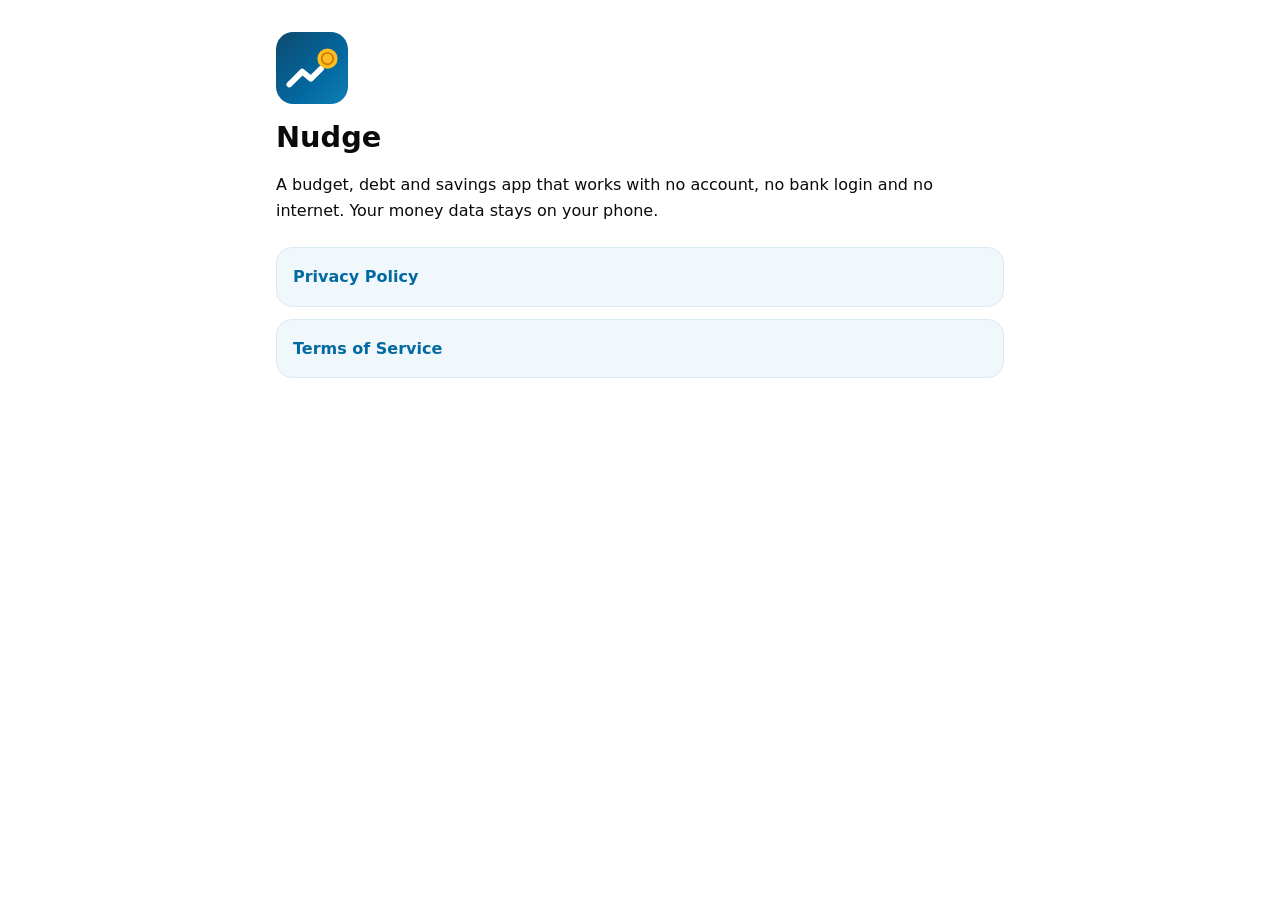
<file: index.html>
<!doctype html>
<html lang="en">
<head>
<meta charset="utf-8">
<meta name="viewport" content="width=device-width, initial-scale=1">
<title>Nudge</title>
<link rel="stylesheet" href="style.css">
<link rel="icon" href="favicon.svg" type="image/svg+xml">
<link rel="apple-touch-icon" href="apple-touch-icon.png">
<meta name="theme-color" content="#0369a1">
<meta name="description" content="A budget, debt and savings app that works with no account, no bank login and no internet. Your money data stays on your phone.">
<meta property="og:type" content="website">
<meta property="og:title" content="Nudge: Budget &amp; Wealth Tracker">
<meta property="og:description" content="A budget, debt and savings app that works with no account, no bank login and no internet. Your money data stays on your phone.">
<meta property="og:url" content="https://micko-123.github.io/nudge-site/">
<meta property="og:image" content="https://micko-123.github.io/nudge-site/og.png">
<meta property="og:image:width" content="1200">
<meta property="og:image:height" content="630">
<meta name="twitter:card" content="summary_large_image">
</head>
<body>
<main>
<img class="logo" src="favicon.svg" alt="">
<h1>Nudge</h1>
<p>A budget, debt and savings app that works with no account, no bank login and no internet. Your money data stays on your phone.</p>
<div class="links">
  <a href="privacy/">Privacy Policy</a>
  <a href="terms/">Terms of Service</a>
</div>
</main>
</body>
</html>
</file>
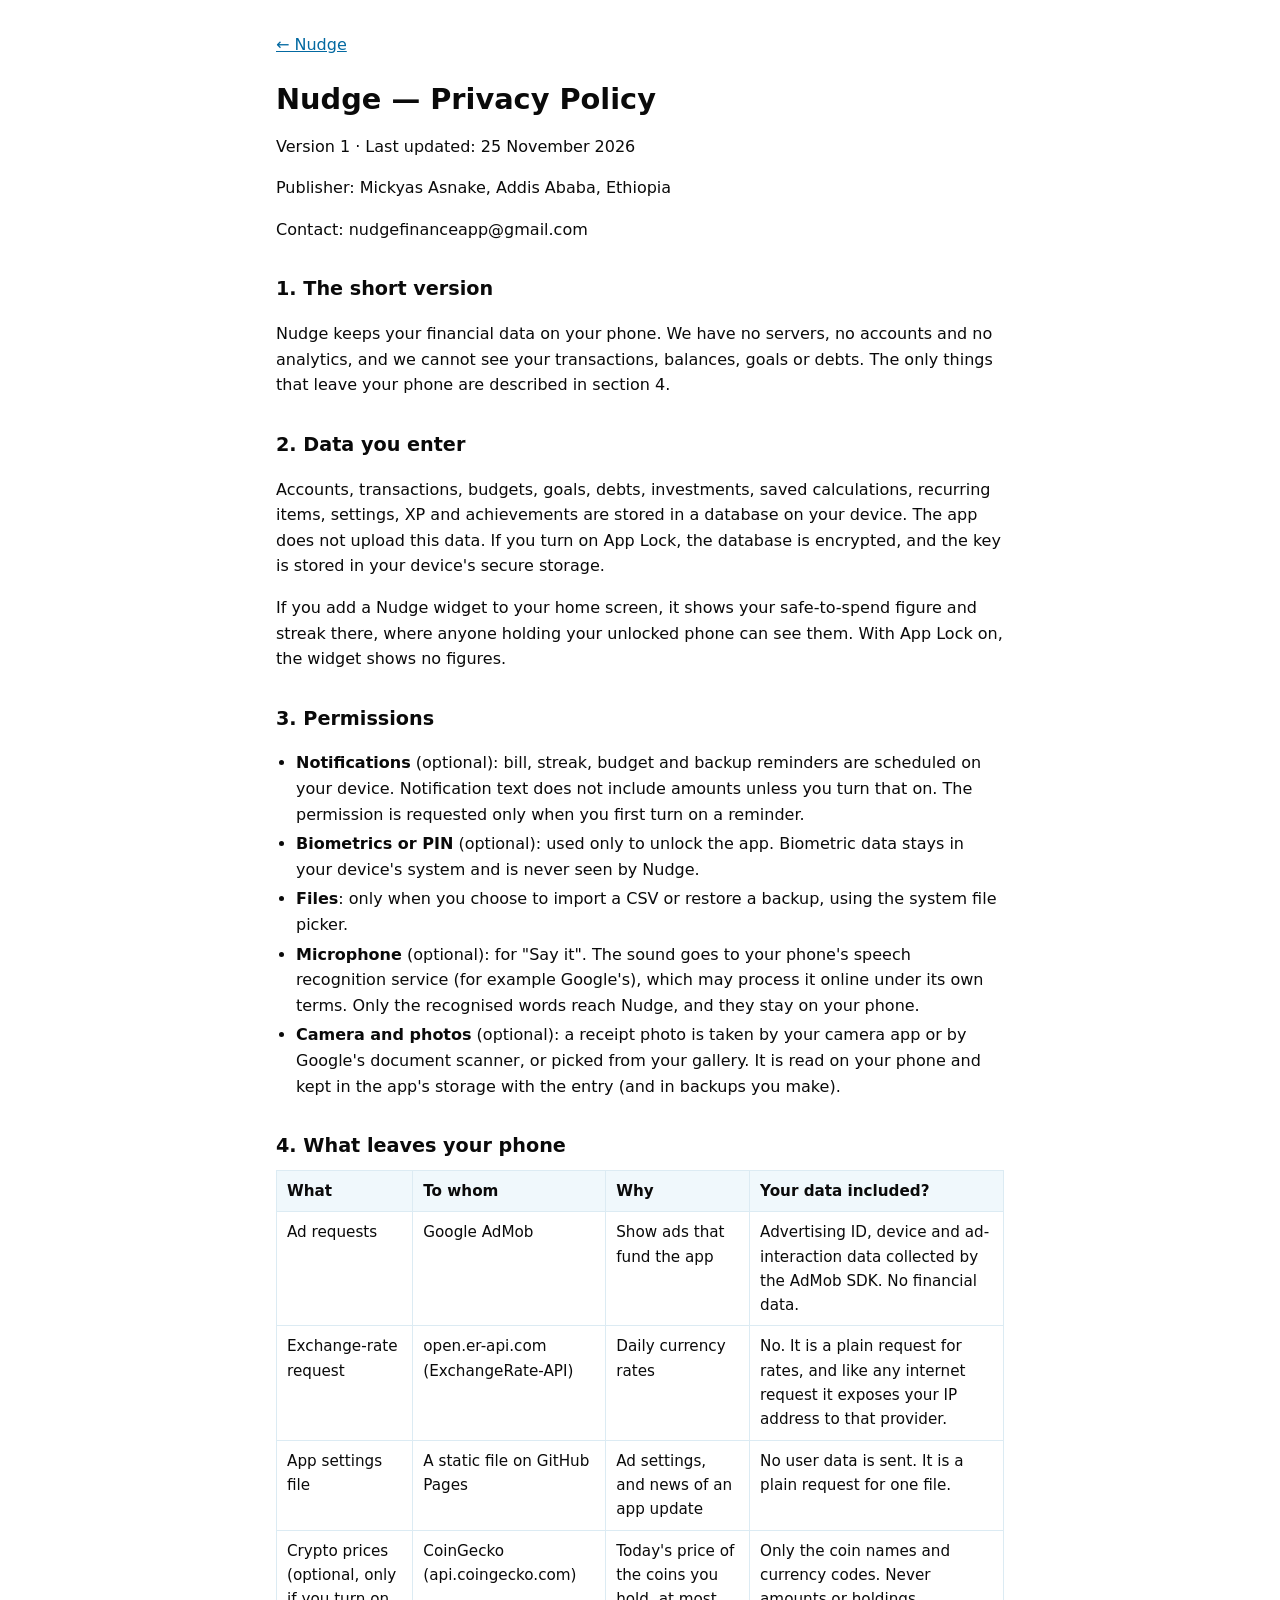
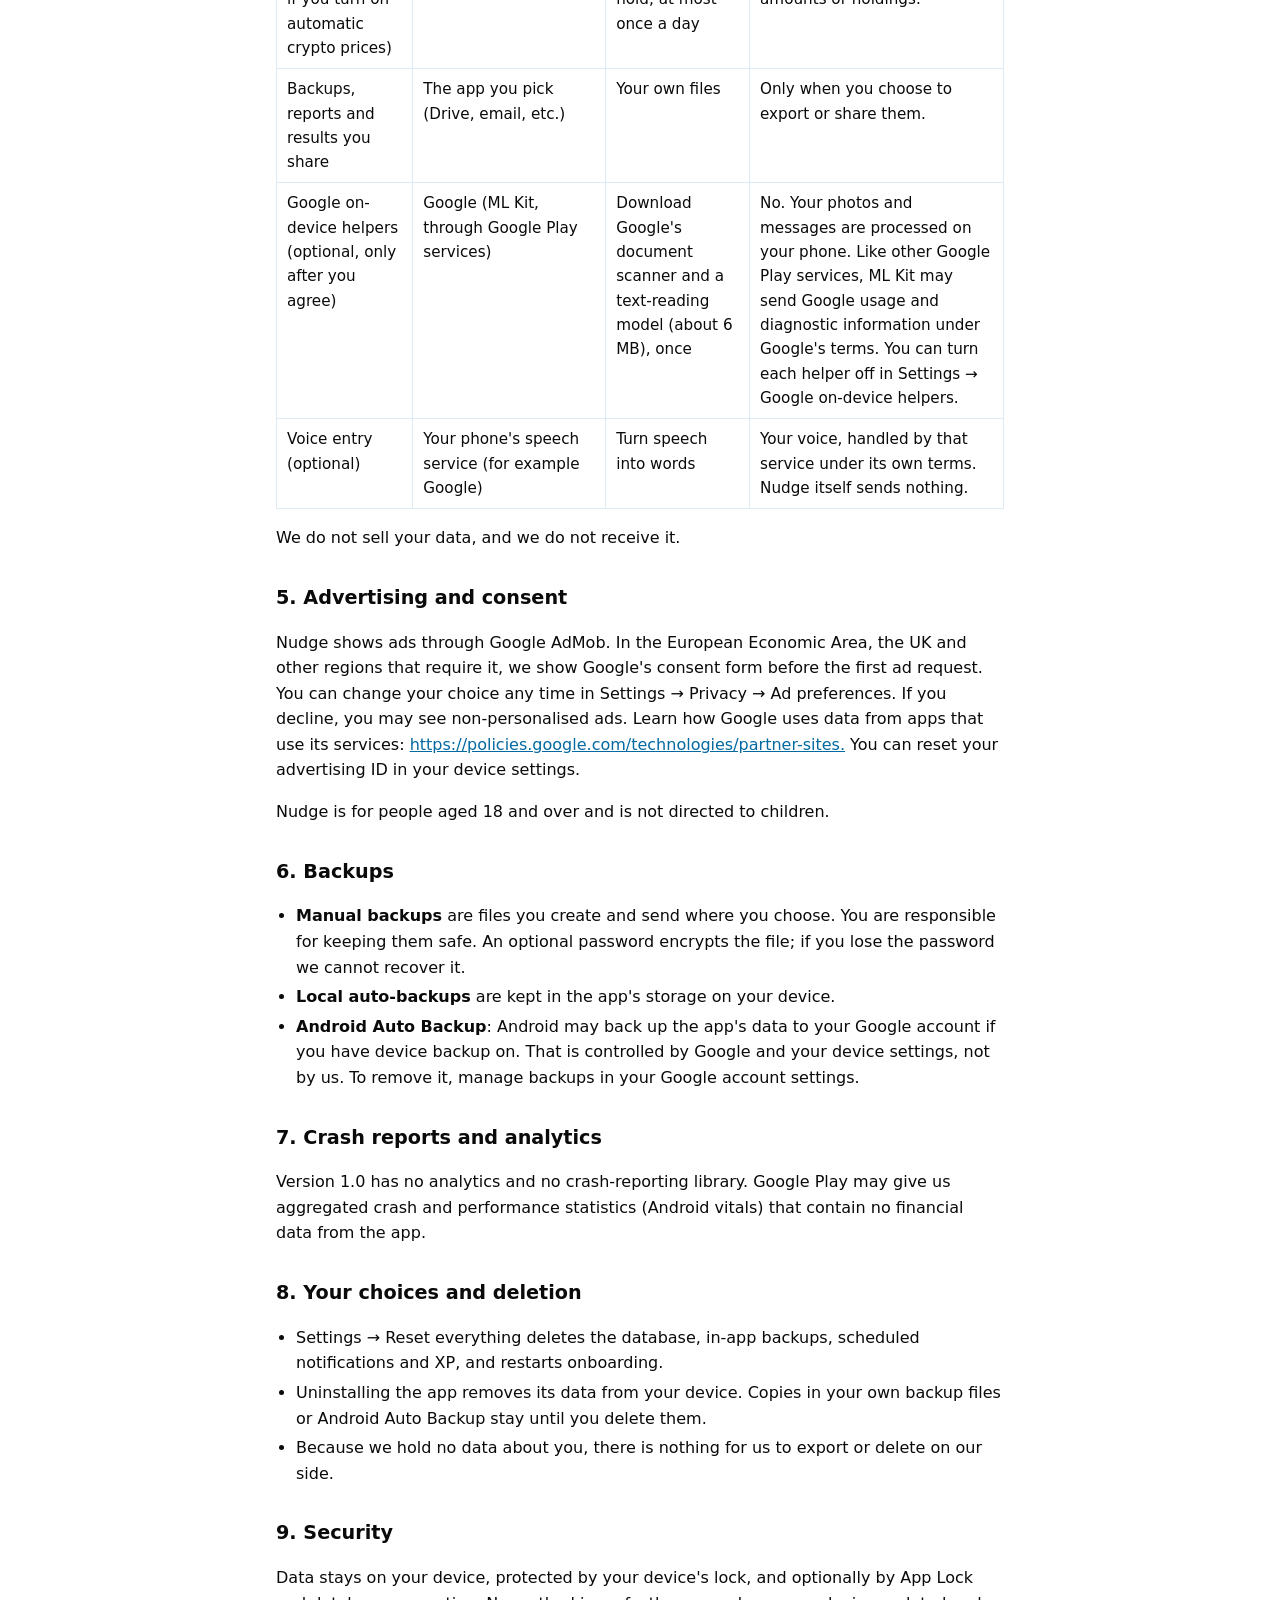
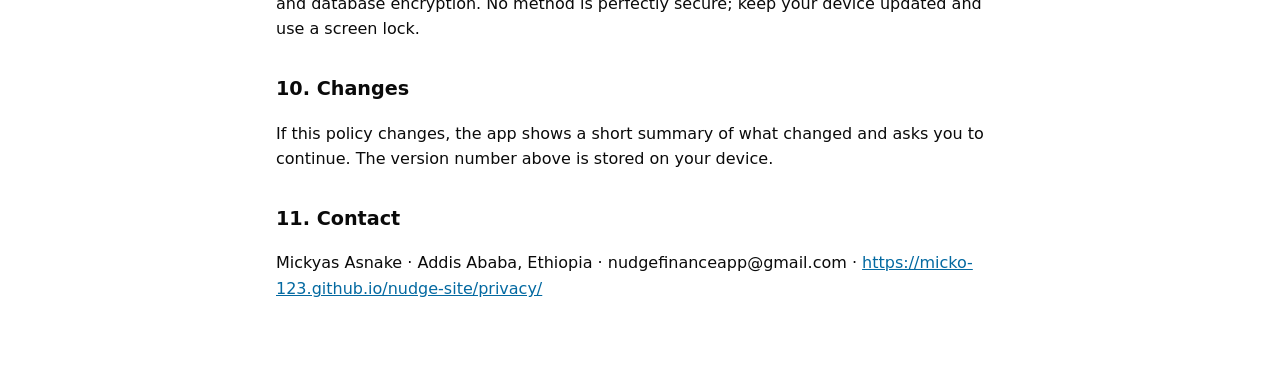
<file: privacy/index.html>
<!doctype html>
<html lang="en">
<head>
<meta charset="utf-8">
<meta name="viewport" content="width=device-width, initial-scale=1">
<title>Nudge — Privacy Policy</title>
<link rel="stylesheet" href="../style.css">
</head>
<body>
<main>
<p class="back"><a href="../">&larr; Nudge</a></p>
<h1>Nudge — Privacy Policy</h1>
<p>Version 1 · Last updated: 25 November 2026</p>
<p>Publisher: Mickyas Asnake, Addis Ababa, Ethiopia</p>
<p>Contact: nudgefinanceapp@gmail.com</p>
<h2>1. The short version</h2>
<p>Nudge keeps your financial data on your phone. We have no servers, no accounts and no analytics, and we cannot see your transactions, balances, goals or debts. The only things that leave your phone are described in section 4.</p>
<h2>2. Data you enter</h2>
<p>Accounts, transactions, budgets, goals, debts, investments, saved calculations, recurring items, settings, XP and achievements are stored in a database on your device. The app does not upload this data. If you turn on App Lock, the database is encrypted, and the key is stored in your device's secure storage.</p>
<p>If you add a Nudge widget to your home screen, it shows your safe-to-spend figure and streak there, where anyone holding your unlocked phone can see them. With App Lock on, the widget shows no figures.</p>
<h2>3. Permissions</h2>
<ul><li><strong>Notifications</strong> (optional): bill, streak, budget and backup reminders are scheduled on your device. Notification text does not include amounts unless you turn that on. The permission is requested only when you first turn on a reminder.</li><li><strong>Biometrics or PIN</strong> (optional): used only to unlock the app. Biometric data stays in your device's system and is never seen by Nudge.</li><li><strong>Files</strong>: only when you choose to import a CSV or restore a backup, using the system file picker.</li><li><strong>Microphone</strong> (optional): for "Say it". The sound goes to your phone's speech recognition service (for example Google's), which may process it online under its own terms. Only the recognised words reach Nudge, and they stay on your phone.</li><li><strong>Camera and photos</strong> (optional): a receipt photo is taken by your camera app or by Google's document scanner, or picked from your gallery. It is read on your phone and kept in the app's storage with the entry (and in backups you make).</li></ul>
<h2>4. What leaves your phone</h2>
<div class="table"><table>
<thead><tr><th>What</th><th>To whom</th><th>Why</th><th>Your data included?</th></tr></thead><tbody>
<tr><td>Ad requests</td><td>Google AdMob</td><td>Show ads that fund the app</td><td>Advertising ID, device and ad-interaction data collected by the AdMob SDK. No financial data.</td></tr>
<tr><td>Exchange-rate request</td><td>open.er-api.com (ExchangeRate-API)</td><td>Daily currency rates</td><td>No. It is a plain request for rates, and like any internet request it exposes your IP address to that provider.</td></tr>
<tr><td>App settings file</td><td>A static file on GitHub Pages</td><td>Ad settings, and news of an app update</td><td>No user data is sent. It is a plain request for one file.</td></tr>
<tr><td>Crypto prices (optional, only if you turn on automatic crypto prices)</td><td>CoinGecko (api.coingecko.com)</td><td>Today's price of the coins you hold, at most once a day</td><td>Only the coin names and currency codes. Never amounts or holdings.</td></tr>
<tr><td>Backups, reports and results you share</td><td>The app you pick (Drive, email, etc.)</td><td>Your own files</td><td>Only when you choose to export or share them.</td></tr>
<tr><td>Google on-device helpers (optional, only after you agree)</td><td>Google (ML Kit, through Google Play services)</td><td>Download Google's document scanner and a text-reading model (about 6 MB), once</td><td>No. Your photos and messages are processed on your phone. Like other Google Play services, ML Kit may send Google usage and diagnostic information under Google's terms. You can turn each helper off in Settings → Google on-device helpers.</td></tr>
<tr><td>Voice entry (optional)</td><td>Your phone's speech service (for example Google)</td><td>Turn speech into words</td><td>Your voice, handled by that service under its own terms. Nudge itself sends nothing.</td></tr>
</tbody></table></div>
<p>We do not sell your data, and we do not receive it.</p>
<h2>5. Advertising and consent</h2>
<p>Nudge shows ads through Google AdMob. In the European Economic Area, the UK and other regions that require it, we show Google's consent form before the first ad request. You can change your choice any time in Settings → Privacy → Ad preferences. If you decline, you may see non-personalised ads. Learn how Google uses data from apps that use its services: <a href="https://policies.google.com/technologies/partner-sites.">https://policies.google.com/technologies/partner-sites.</a> You can reset your advertising ID in your device settings.</p>
<p>Nudge is for people aged 18 and over and is not directed to children.</p>
<h2>6. Backups</h2>
<ul><li><strong>Manual backups</strong> are files you create and send where you choose. You are responsible for keeping them safe. An optional password encrypts the file; if you lose the password we cannot recover it.</li><li><strong>Local auto-backups</strong> are kept in the app's storage on your device.</li><li><strong>Android Auto Backup</strong>: Android may back up the app's data to your Google account if you have device backup on. That is controlled by Google and your device settings, not by us. To remove it, manage backups in your Google account settings.</li></ul>
<h2>7. Crash reports and analytics</h2>
<p>Version 1.0 has no analytics and no crash-reporting library. Google Play may give us aggregated crash and performance statistics (Android vitals) that contain no financial data from the app.</p>
<h2>8. Your choices and deletion</h2>
<ul><li>Settings → Reset everything deletes the database, in-app backups, scheduled notifications and XP, and restarts onboarding.</li><li>Uninstalling the app removes its data from your device. Copies in your own backup files or Android Auto Backup stay until you delete them.</li><li>Because we hold no data about you, there is nothing for us to export or delete on our side.</li></ul>
<h2>9. Security</h2>
<p>Data stays on your device, protected by your device's lock, and optionally by App Lock and database encryption. No method is perfectly secure; keep your device updated and use a screen lock.</p>
<h2>10. Changes</h2>
<p>If this policy changes, the app shows a short summary of what changed and asks you to continue. The version number above is stored on your device.</p>
<h2>11. Contact</h2>
<p>Mickyas Asnake · Addis Ababa, Ethiopia · nudgefinanceapp@gmail.com · <a href="https://micko-123.github.io/nudge-site/privacy/">https://micko-123.github.io/nudge-site/privacy/</a></p>
</main>
</body>
</html>
</file>
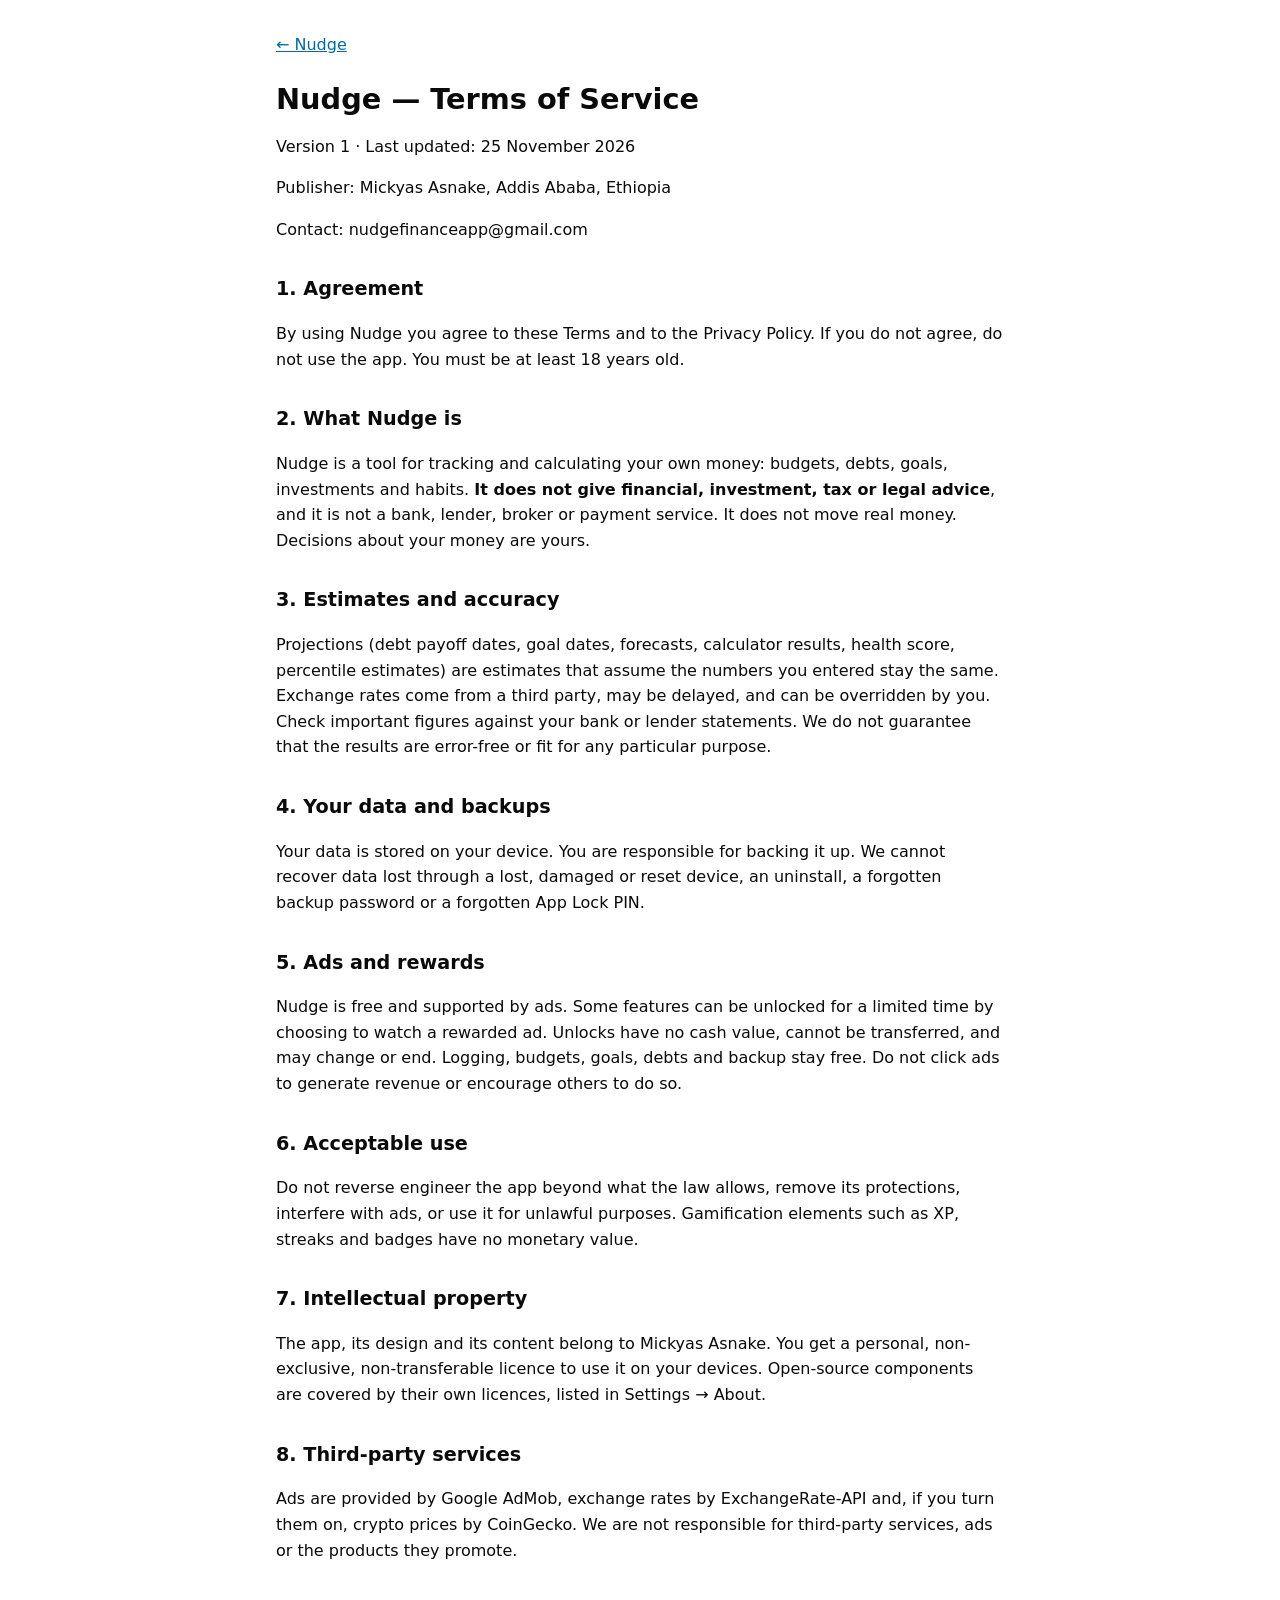
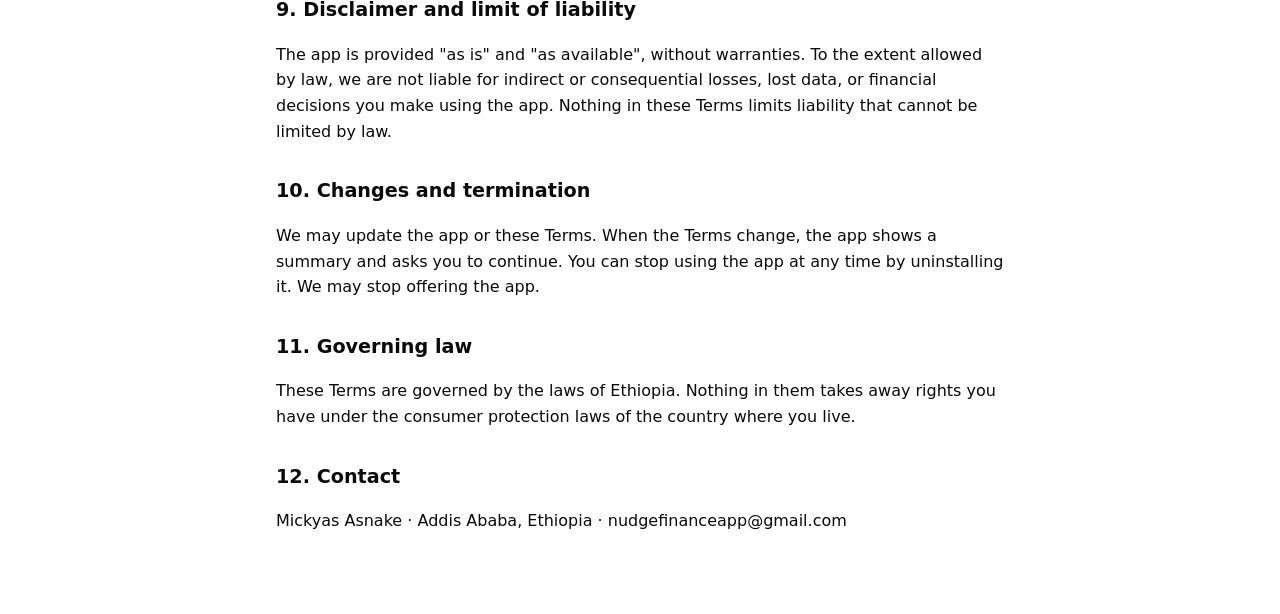
<file: terms/index.html>
<!doctype html>
<html lang="en">
<head>
<meta charset="utf-8">
<meta name="viewport" content="width=device-width, initial-scale=1">
<title>Nudge — Terms of Service</title>
<link rel="stylesheet" href="../style.css">
</head>
<body>
<main>
<p class="back"><a href="../">&larr; Nudge</a></p>
<h1>Nudge — Terms of Service</h1>
<p>Version 1 · Last updated: 25 November 2026</p>
<p>Publisher: Mickyas Asnake, Addis Ababa, Ethiopia</p>
<p>Contact: nudgefinanceapp@gmail.com</p>
<h2>1. Agreement</h2>
<p>By using Nudge you agree to these Terms and to the Privacy Policy. If you do not agree, do not use the app. You must be at least 18 years old.</p>
<h2>2. What Nudge is</h2>
<p>Nudge is a tool for tracking and calculating your own money: budgets, debts, goals, investments and habits. <strong>It does not give financial, investment, tax or legal advice</strong>, and it is not a bank, lender, broker or payment service. It does not move real money. Decisions about your money are yours.</p>
<h2>3. Estimates and accuracy</h2>
<p>Projections (debt payoff dates, goal dates, forecasts, calculator results, health score, percentile estimates) are estimates that assume the numbers you entered stay the same. Exchange rates come from a third party, may be delayed, and can be overridden by you. Check important figures against your bank or lender statements. We do not guarantee that the results are error-free or fit for any particular purpose.</p>
<h2>4. Your data and backups</h2>
<p>Your data is stored on your device. You are responsible for backing it up. We cannot recover data lost through a lost, damaged or reset device, an uninstall, a forgotten backup password or a forgotten App Lock PIN.</p>
<h2>5. Ads and rewards</h2>
<p>Nudge is free and supported by ads. Some features can be unlocked for a limited time by choosing to watch a rewarded ad. Unlocks have no cash value, cannot be transferred, and may change or end. Logging, budgets, goals, debts and backup stay free. Do not click ads to generate revenue or encourage others to do so.</p>
<h2>6. Acceptable use</h2>
<p>Do not reverse engineer the app beyond what the law allows, remove its protections, interfere with ads, or use it for unlawful purposes. Gamification elements such as XP, streaks and badges have no monetary value.</p>
<h2>7. Intellectual property</h2>
<p>The app, its design and its content belong to Mickyas Asnake. You get a personal, non-exclusive, non-transferable licence to use it on your devices. Open-source components are covered by their own licences, listed in Settings → About.</p>
<h2>8. Third-party services</h2>
<p>Ads are provided by Google AdMob, exchange rates by ExchangeRate-API and, if you turn them on, crypto prices by CoinGecko. We are not responsible for third-party services, ads or the products they promote.</p>
<h2>9. Disclaimer and limit of liability</h2>
<p>The app is provided "as is" and "as available", without warranties. To the extent allowed by law, we are not liable for indirect or consequential losses, lost data, or financial decisions you make using the app. Nothing in these Terms limits liability that cannot be limited by law.</p>
<h2>10. Changes and termination</h2>
<p>We may update the app or these Terms. When the Terms change, the app shows a summary and asks you to continue. You can stop using the app at any time by uninstalling it. We may stop offering the app.</p>
<h2>11. Governing law</h2>
<p>These Terms are governed by the laws of Ethiopia. Nothing in them takes away rights you have under the consumer protection laws of the country where you live.</p>
<h2>12. Contact</h2>
<p>Mickyas Asnake · Addis Ababa, Ethiopia · nudgefinanceapp@gmail.com</p>
</main>
</body>
</html>
</file>
<file: style.css>
:root {
  --bg: #ffffff;
  --text: #0a0a0a;
  --muted: #55616a;
  --accent: #0369a1;
  --line: #dcebf3;
  --soft: #f0f8fc;
}

@media (prefers-color-scheme: dark) {
  :root {
    --bg: #0a1116;
    --text: #f3f7f9;
    --muted: #9fb0ba;
    --accent: #38bdf8;
    --line: #25353f;
    --soft: #101a20;
  }
}

* { box-sizing: border-box; }

body {
  margin: 0;
  background: var(--bg);
  color: var(--text);
  font: 16px/1.6 system-ui, -apple-system, "Segoe UI", Roboto, sans-serif;
}

main {
  max-width: 760px;
  margin: 0 auto;
  padding: 32px 16px 64px;
}

h1 { font-size: 1.8rem; line-height: 1.25; margin: 0 0 16px; }
h2 { font-size: 1.2rem; margin: 32px 0 8px; }
a { color: var(--accent); }
.back { margin: 0 0 24px; }
.muted { color: var(--muted); }

ul { padding-left: 20px; }
li { margin: 4px 0; }

.table { overflow-x: auto; }
table { border-collapse: collapse; width: 100%; font-size: 0.95rem; }
th, td {
  border: 1px solid var(--line);
  padding: 8px 10px;
  text-align: left;
  vertical-align: top;
}
th { background: var(--soft); }

.links { display: grid; gap: 12px; margin-top: 24px; }
.links a {
  display: block;
  padding: 16px;
  border: 1px solid var(--line);
  border-radius: 16px;
  background: var(--soft);
  text-decoration: none;
  font-weight: 600;
}

.logo { display: block; width: 72px; height: 72px; margin: 0 0 16px; }
</file>
